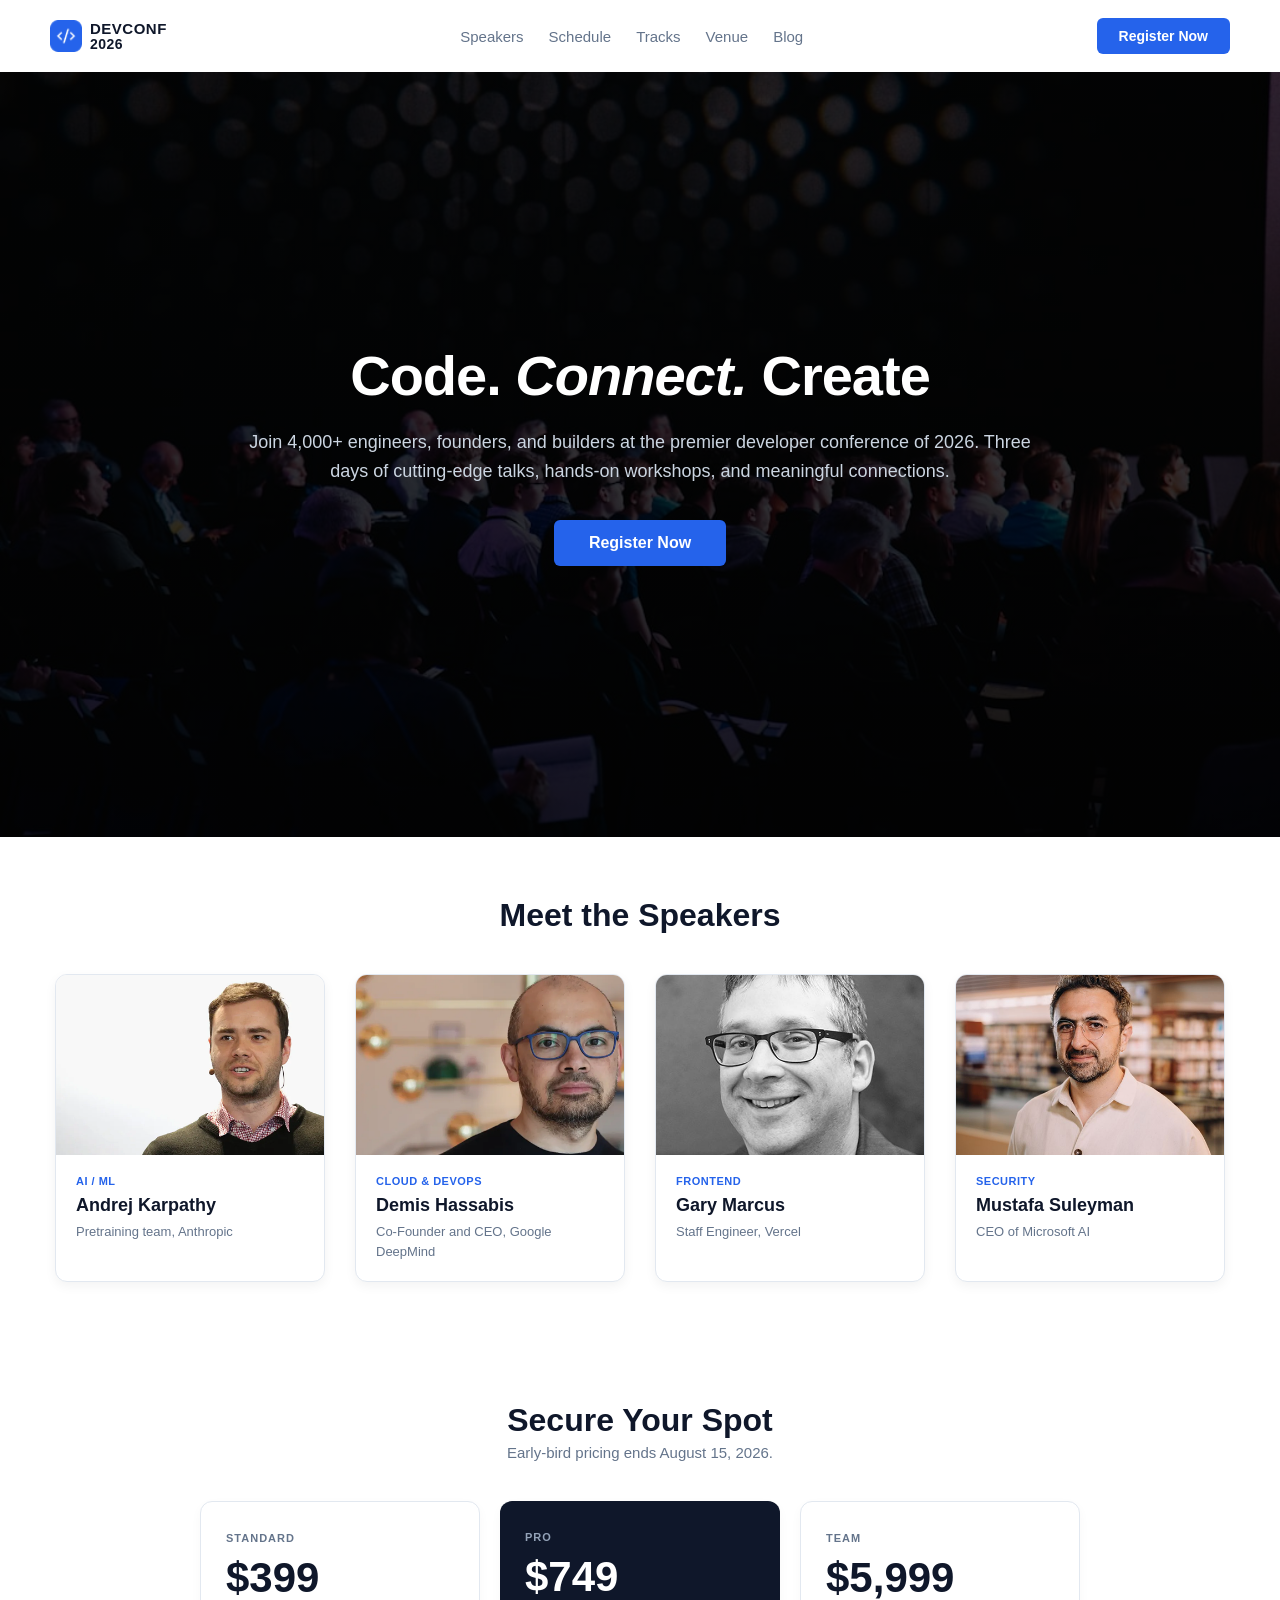
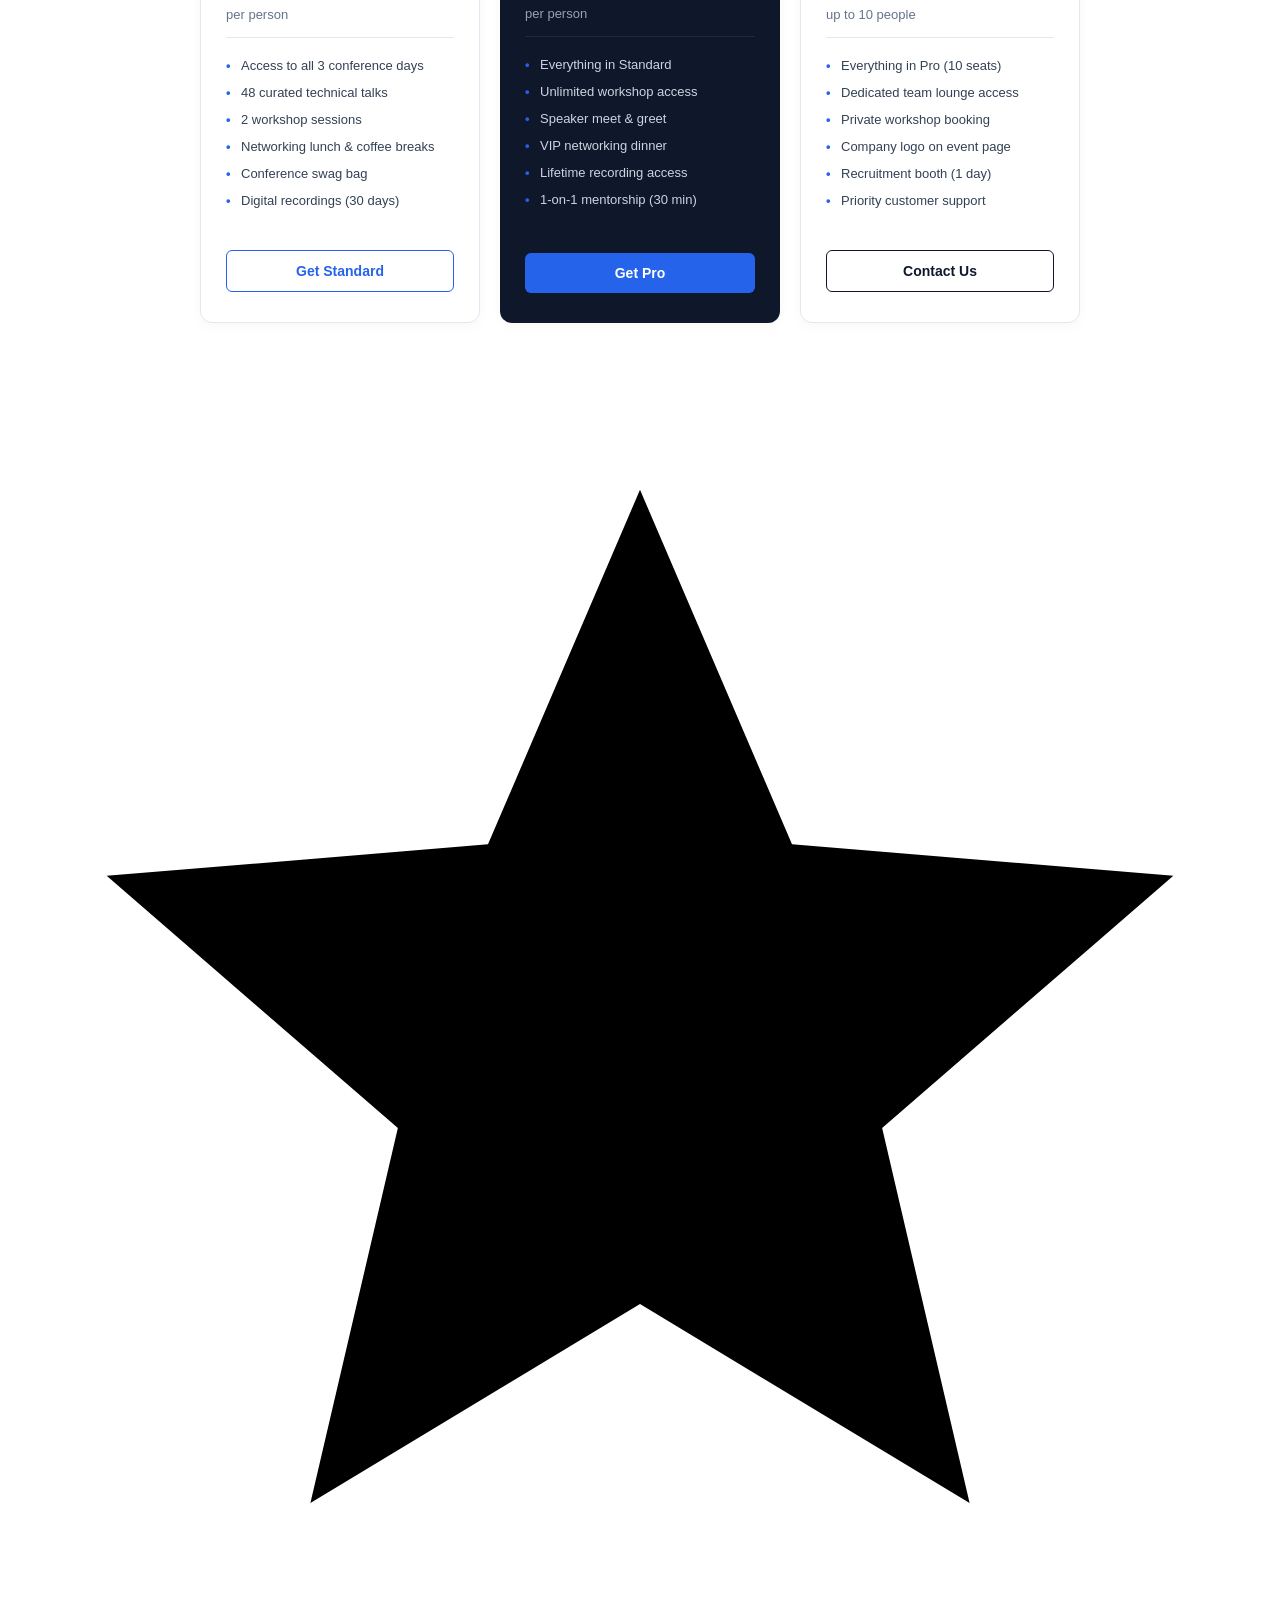
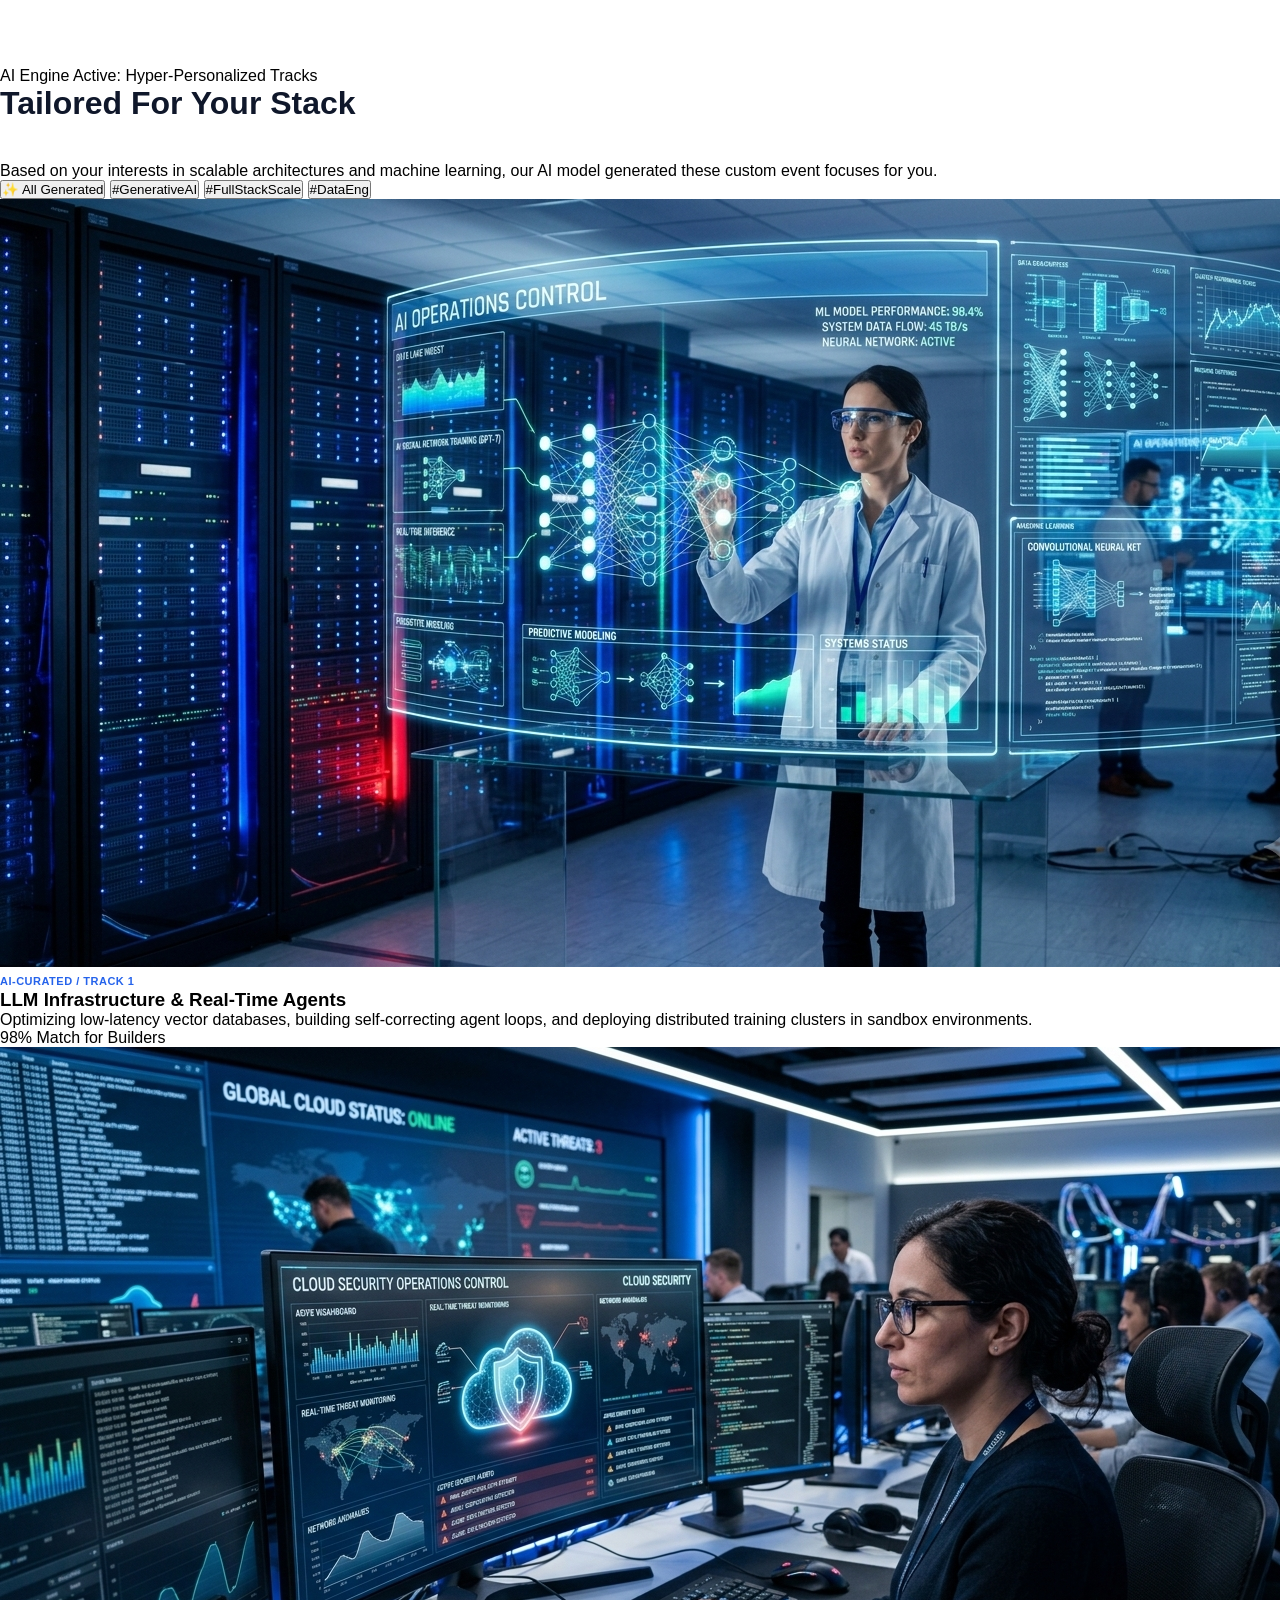
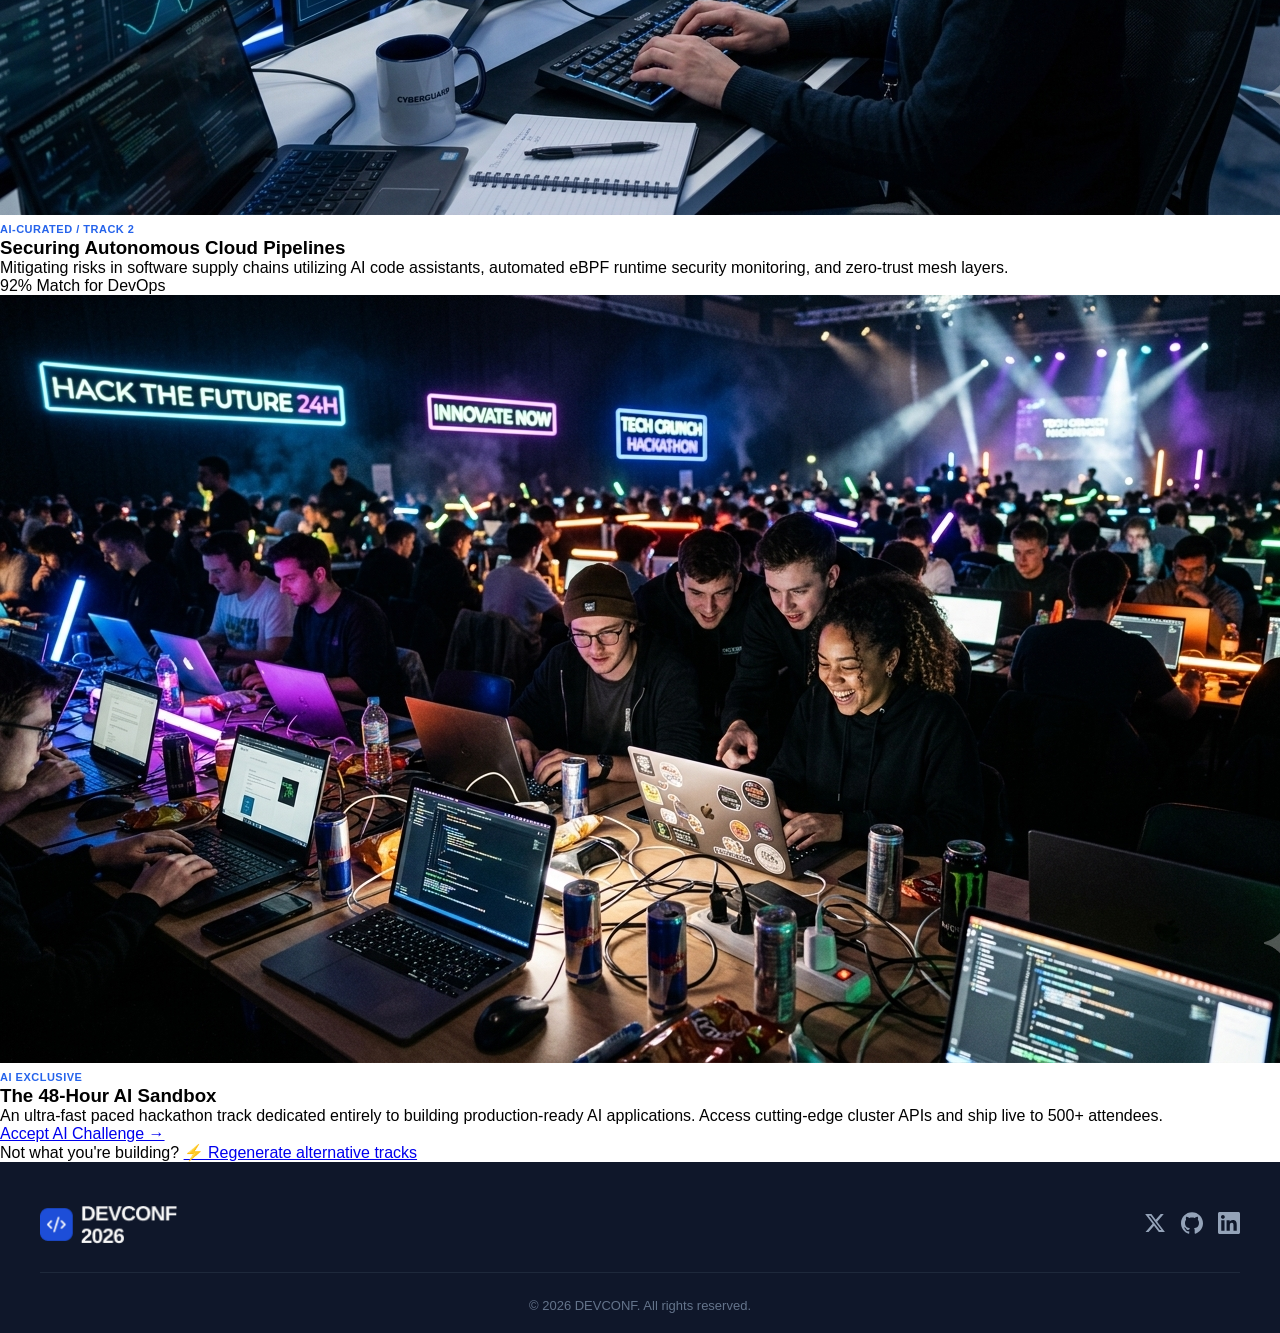
<file: index.html>
<!DOCTYPE html>
<html lang="en">
<head>
    <meta charset="UTF-8">
    <meta name="viewport" content="width=device-width, initial-scale=1.0">
    <title>DEVCONF 2026 </title>
    <link rel="stylesheet" href="style.css">
</head>
<body>
    <header class="navbar">
       
       <div class="logo">
  <img src="logo-mini.png" alt="Logo Icon" class="logo-img">
    
    <div class="logo-text">
        DEVCONF<br><span>2026</span>
    </div>
</div>
       
       
        
        <nav class="nav-links">
            <a href="#">Speakers</a>
            <a href="#">Schedule</a>
            <a href="#">Tracks</a>
            <a href="#">Venue</a>
            <a href="#">Blog</a>
        </nav>

        
        <div class="nav-btn">
            <a href="#" class="btn-register">Register Now</a>
        </div>
    </header>

    <section class="hero-section">
        <div class="hero-content">
            
            <h1>Code. <span>Connect.</span> Create</h1>
            
            
            <p>Join 4,000+ engineers, founders, and builders at the premier developer conference of 2026. Three days of cutting-edge talks, hands-on workshops, and meaningful connections.</p>
            
            
            <a href="#" class="btn-hero-register">Register Now</a>
        </div>
    </section>

    
    
    <section class="speakers-section">
        <h2 class="section-title">Meet the Speakers</h2>
        
        <div class="speakers-container">
            
           
            <div class="speaker-card">
                <img src="andrej.png" alt="Andrej Karpathy" class="speaker-img">
                <div class="speaker-info">
                    <p class="track-tag">AI / ML</p>
                    <h3>Andrej Karpathy</h3>
                    <p class="bio">Pretraining team, Anthropic</p>
                </div>
            </div>

            
            <div class="speaker-card">
                <img src="demis.png" alt="Demis Hassabis" class="speaker-img">
                <div class="speaker-info">
                    <p class="track-tag">CLOUD & DEVOPS</p>
                    <h3>Demis Hassabis</h3>
                    <p class="bio">Co-Founder and CEO, Google DeepMind</p>
                </div>
            </div>

            
            <div class="speaker-card">
                <img src="gary.png" alt="Gary Marcus" class="speaker-img">
                <div class="speaker-info">
                    <p class="track-tag">FRONTEND</p>
                    <h3>Gary Marcus</h3>
                    <p class="bio">Staff Engineer, Vercel</p>
                </div>
            </div>

         
            <div class="speaker-card">
                <img src="mustafa.png" alt="Mustafa Suleyman" class="speaker-img">
                <div class="speaker-info">
                    <p class="track-tag">SECURITY</p>
                    <h3>Mustafa Suleyman</h3>
                    <p class="bio">CEO of Microsoft AI</p>
                </div>
            </div>

        </div>
    </section>





    <section class="pricing-section">
        
        <h2>Secure Your Spot</h2>
        <p class="pricing-sub">Early-bird pricing ends August 15, 2026.</p>
        
   
        <div class="pricing-container">
            
            
            <div class="pricing-card">
                <p class="card-type">STANDARD</p>
                <h3 class="price">$399</h3>
                <p class="per-person">per person</p>
                <hr>
                <ul class="features-list">
                    <li>Access to all 3 conference days</li>
                    <li>48 curated technical talks</li>
                    <li>2 workshop sessions</li>
                    <li>Networking lunch & coffee breaks</li>
                    <li>Conference swag bag</li>
                    <li>Digital recordings (30 days)</li>
                </ul>
                <a href="#" class="btn-pricing btn-standard">Get Standard</a>
            </div>

           
            <div class="pricing-card pro-card">
                <p class="card-type">PRO</p>
                <h3 class="price">$749</h3>
                <p class="per-person">per person</p>
                <hr>
                <ul class="features-list">
                    <li>Everything in Standard</li>
                    <li>Unlimited workshop access</li>
                    <li>Speaker meet & greet</li>
                    <li>VIP networking dinner</li>
                    <li>Lifetime recording access</li>
                    <li>1-on-1 mentorship (30 min)</li>
                </ul>
                <a href="#" class="btn-pricing btn-pro">Get Pro</a>
            </div>

            
            <div class="pricing-card">
                <p class="card-type">TEAM</p>
                <h3 class="price">$5,999</h3>
                <p class="per-person">up to 10 people</p>
                <hr>
                <ul class="features-list">
                    <li>Everything in Pro (10 seats)</li>
                    <li>Dedicated team lounge access</li>
                    <li>Private workshop booking</li>
                    <li>Company logo on event page</li>
                    <li>Recruitment booth (1 day)</li>
                    <li>Priority customer support</li>
                </ul>
                <a href="#" class="btn-pricing btn-team">Contact Us</a>
            </div>

        </div>
    </section>
  
<!-- DevConf 2026: AI-Generated Dynamic Event Scheduler & Tracks -->
<section class="ai-generated-section">
    <div class="ai-card-glow-wrapper">
        <div class="ai-container">
            
            <!-- AI Generation Header Badge -->
            <div class="ai-badge-container">
                <span class="ai-badge">
                    <svg class="ai-icon" viewBox="0 0 24 24" fill="none" xmlns="http://www.w3.org/2000/svg">
                        <path d="M12 2L14.85 8.65L22 9.24L16.54 13.97L18.18 21L12 17.27L5.82 21L7.46 13.97L2 9.24L9.15 8.65L12 2Z" fill="currentColor"/>
                    </svg>
                    AI Engine Active: Hyper-Personalized Tracks
                </span>
            </div>

            <h2 class="section-title">Tailored For Your Stack</h2>
            <p class="section-subtitle">Based on your interests in scalable architectures and machine learning, our AI model generated these custom event focuses for you.</p>
            
            <!-- Interactive AI Control Chips -->
            <div class="ai-chips">
                <button class="chip active">✨ All Generated</button>
                <button class="chip">#GenerativeAI</button>
                <button class="chip">#FullStackScale</button>
                <button class="chip">#DataEng</button>
            </div>

            <div class="tracks-grid">
                <!-- AI Track 1 -->
                <div class="track-card">
                    <div class="track-image-container">
                        <!-- REPLACE PATH: Replace 'images/track-ai.jpg' with your local AI illustration/photo -->
                        <img src="track-ai.png" alt="AI Architecture Track" class="track-card-img">
                    </div>
                    <div class="track-card-content">
                        <div class="track-icon-wrapper">
                            <span class="track-tag tag-ai">AI-CURATED / TRACK 1</span>
                        </div>
                        <h3 class="track-card-title">LLM Infrastructure & Real-Time Agents</h3>
                        <p class="track-card-text">Optimizing low-latency vector databases, building self-correcting agent loops, and deploying distributed training clusters in sandbox environments.</p>
                        <div class="ai-match-rate">98% Match for Builders</div>
                    </div>
                </div>

                <!-- AI Track 2 -->
                <div class="track-card">
                    <div class="track-image-container">
                        <!-- REPLACE PATH: Replace 'images/track-devops.jpg' with your local DevOps illustration/photo -->
                        <img src="track-devops.png" alt="DevOps Track" class="track-card-img">
                    </div>
                    <div class="track-card-content">
                        <div class="track-icon-wrapper">
                            <span class="track-tag tag-cloud">AI-CURATED / TRACK 2</span>
                        </div>
                        <h3 class="track-card-title">Securing Autonomous Cloud Pipelines</h3>
                        <p class="track-card-text">Mitigating risks in software supply chains utilizing AI code assistants, automated eBPF runtime security monitoring, and zero-trust mesh layers.</p>
                        <div class="ai-match-rate">92% Match for DevOps</div>
                    </div>
                </div>

                <!-- AI Track 3: The Interactive Hackathon Pitch -->
                <div class="track-card hackathon-highlight">
                    <div class="track-image-container">
                        <!-- REPLACE PATH: Replace 'images/track-hackathon.jpg' with a dark futuristic/neon hackathon image -->
                        <img src="track-hackathon.png" alt="Hackathon Sandbox" class="track-card-img">
                    </div>
                    <div class="track-card-content">
                        <div class="track-icon-wrapper">
                            <span class="track-tag tag-hackathon">AI EXCLUSIVE</span>
                        </div>
                        <h3 class="track-card-title">The 48-Hour AI Sandbox</h3>
                        <p class="track-card-text">An ultra-fast paced hackathon track dedicated entirely to building production-ready AI applications. Access cutting-edge cluster APIs and ship live to 500+ attendees.</p>
                        <a href="#register" class="track-link">Accept AI Challenge →</a>
                    </div>
                </div>
            </div>

            <!-- Dynamic Regeneration Footer -->
            <div class="ai-footer">
                <p>Not what you're building? <a href="#" class="regen-link">⚡ Regenerate alternative tracks</a></p>
            </div>

        </div>
    </div>
</section>

   
    
    <footer class="footer-section">
        
        <div class="footer-top">
           
            <div class="footer-logo">
                <img src="footer-logo.png" alt="DEVCONF Logo" class="footer-logo-img">
            </div>
            
            
            
            <div class="footer-socials">
                
                <a href="#" aria-label="Twitter">
                    <svg viewBox="0 0 24 24" class="social-icon"><path fill="currentColor" d="M18.244 2.25h3.308l-7.227 8.26 8.502 11.24H16.17l-5.214-6.817L4.99 21.75H1.68l7.73-8.835L1.254 2.25H8.08l4.713 6.231zm-1.161 17.52h1.833L7.084 4.126H5.117z"/></svg>
                </a>
                
               
                <a href="#" aria-label="GitHub">
                    <svg viewBox="0 0 24 24" class="social-icon"><path fill="currentColor" d="M12 .297c-6.63 0-12 5.373-12 12 0 5.303 3.438 9.8 8.205 11.385.6.113.82-.258.82-.577 0-.285-.01-1.04-.015-2.04-3.338.724-4.042-1.61-4.042-1.61C4.422 18.07 3.633 17.7 3.633 17.7c-1.087-.744.084-.729.084-.729 1.205.084 1.838 1.236 1.838 1.236 1.07 1.835 2.809 1.305 3.495.998.108-.776.417-1.305.76-1.605-2.665-.3-5.466-1.332-5.466-5.93 0-1.31.465-2.38 1.235-3.22-.135-.303-.54-1.523.105-3.176 0 0 1.005-.322 3.3 1.23.96-.267 1.98-.399 3-.405 1.02.006 2.04.138 3 .405 2.28-1.552 3.285-1.23 3.285-1.23.645 1.653.24 2.873.12 3.176.765.84 1.23 1.91 1.23 3.22 0 4.61-2.805 5.625-5.475 5.92.42.36.81 1.096.81 2.22 0 1.606-.015 2.896-.015 3.286 0 .315.21.69.825.57C20.565 22.092 24 17.592 24 12.297c0-6.627-5.373-12-12-12"/></svg>
                </a>
                
               
                <a href="#" aria-label="LinkedIn">
                    <svg viewBox="0 0 24 24" class="social-icon"><path fill="currentColor" d="M20.447 20.452h-3.554v-5.569c0-1.328-.027-3.037-1.852-3.037-1.853 0-2.136 1.445-2.136 2.939v5.667H9.351V9h3.414v1.561h.046c.477-.9 1.637-1.85 3.37-1.85 3.601 0 4.267 2.37 4.267 5.455v6.286zM5.337 7.433c-1.144 0-2.063-.926-2.063-2.065 0-1.138.92-2.063 2.063-2.063 1.14 0 2.064.925 2.064 2.063 0 1.139-.925 2.065-2.064 2.065zm1.782 13.019H3.555V9h3.564v11.452zM22.225 0H1.771C.792 0 0 .774 0 1.729v20.542C0 23.227.792 24 1.771 24h20.451C23.2 24 24 23.227 24 22.271V1.729C24 .774 23.2 0 22.222 0z"/></svg>
                </a>
            </div>
        </div>

        <hr class="footer-divider">

        <div class="footer-bottom">
            <p>&copy; 2026 DEVCONF. All rights reserved.</p>
           
        </div>

    </footer>
   
    


</body>
</html>
</file>
<file: style.css>
* {
    margin: 0;
    padding: 0;
    box-sizing: border-box;
    font-family: 'Segoe UI',Geneva ,Tahoma , Verdana, sans-serif;
}
.navbar {
display: flex;
justify-content: space-between;
background-color: #ffffff;
box-shadow: 0 2px 5px;
padding: 20px 50px;
align-items: center;
}
.logo {
    display: flex;
    align-items: center;
    gap: 8px; 
}
.logo-img {
    width: 32px;  
    height: 32px; 
    object-fit: contain;
}
.logo-text {
    font-size: 15px;
    font-weight: 600; 
    color: #0f172a;   
    line-height: 1.0; 
    letter-spacing: 0.5px;
}
.logo-text span {
    font-size: 14px;
    font-weight: 600;
    color: #0f172a; 
}

.nav-links {
    display: flex;
    gap: 25px; 
}

.nav-links a {
    text-decoration: none;
    font-size: 15px;
    transition: color 0.3s; 
    color: #64748b;
    font-weight: 500;
    
}
.nav-links a:hover {
    color: #2563eb;
}
.btn-register {
    text-decoration: none;
    background-color: #2563eb; 
    color: white;
    padding: 10px 22px;
    border-radius: 6px;
    font-size: 14px;
    font-weight: 600;
    transition: background-color 0.3s;
}

.btn-register:hover {
    background-color: #1d4ed8; 
}
 

.hero-section {
    
    background: linear-gradient(rgba(0, 0, 0, 0.75), rgba(0, 0, 0, 0.85)), 
                url('banner.jpg') no-repeat center center/cover;
    
    height: 85vh;               
    display: flex;
    justify-content: center;   
    align-items: center;        
    text-align: center;         
    padding: 0 20px;
}

.hero-content {
    max-width: 800px;           
}


.hero-content h1 {
    font-size: 56px;            
    font-weight: 800;
    color: #ffffff ;   
    margin-bottom: 20px;
    letter-spacing: -1px;
}


.hero-content h1 span {
    font-style: italic;
    font-weight: 800;           
    color: #ffffff;
}


.hero-content p {
    font-size: 18px;
    color: #cbd5e1;   
    line-height: 1.6;           
    margin-bottom: 35px;
    font-weight: 400;
}


.btn-hero-register {
    text-decoration: none;
    background-color: #2563eb ;   
    color: #ffffff;               
    padding: 14px 35px;         
    border-radius: 6px;
    font-size: 16px;
    font-weight: 600;
    display: inline-block;      
    transition: background-color 0.3s;
}

.btn-hero-register:hover {
    background-color: #1d4ed8;
}


.speakers-section {
    background-color: #ffffff; 
    padding: 60px 20px;
    text-align: center;
}

.section-title {
    font-size: 32px;
    font-weight: 700;
    color: #0f172a;
    margin-bottom: 40px;
}


.speakers-container {
    display: flex;
    justify-content: center;
    gap: 30px;
    flex-wrap: wrap;
    max-width: 1200px;
    margin: 0 auto;
}

.speaker-card {
    background-color: #ffffff;
    border: 1px solid #e2e8f0;
    border-radius: 12px;
    width: 270px;
    box-shadow: 0 4px 12px rgba(0, 0, 0, 0.05);
    text-align: left;
    overflow: hidden; 
}


.speaker-img {
    width: 100%;
    height: 180px;
    object-fit: cover;
    display: block; 
}

.speaker-card h3 {
    font-size: 18px;
    color: #0f172a;
    font-weight: 700;
    margin-bottom: 6px;
}


.bio {
    font-size: 13px;
    color: #64748b;
    line-height: 1.5;
}


.speaker-info {
    padding: 20px;
}


.track-tag {
    font-size: 11px;
    color: #2563eb;
    font-weight: 700;
    text-transform: uppercase;
    margin-bottom: 8px;
    letter-spacing: 0.5px;
}



.pricing-section {
    background-color: #ffffff;
    padding: 60px 20px;
    text-align: center;
}

.pricing-section h2 {
    font-size: 32px;
    font-weight: 700;
    color: #0f172a;
    margin-bottom: 5px;
}

.pricing-sub {
    color: #64748b;
    font-size: 15px;
    margin-bottom: 40px;
}


.pricing-container {
    display: flex;
    justify-content: center;
    gap: 20px;
    flex-wrap: wrap;
    max-width: 1200px;
    margin: 0 auto;
}


.pricing-card {
    background-color: #ffffff;
    border: 1px solid #e2e8f0;
    border-radius: 12px;
    padding: 30px 25px;
    width: 280px;
    text-align: left;
    box-shadow: 0 4px 12px rgba(0, 0, 0, 0.03);
    display: flex;
    flex-direction: column; 
}

.pro-card {
    background-color: #0f172a; 
    color: #ffffff;            
    border: none;
}

.card-type {
    font-size: 11px;
    font-weight: 700;
    color: #64748b;
    letter-spacing: 1px;
    margin-bottom: 10px;
}
.pro-card .card-type {
    color: #94a3b8; 
}

.price {
    font-size: 42px;
    font-weight: 800;
    color: #0f172a;
    margin: 0;
}
.pro-card .price {
    color: #ffffff;
}

.per-person {
    font-size: 13px;
    color: #64748b;
    margin-top: 5px;
    margin-bottom: 15px;
}
.pro-card .per-person {
    color: #94a3b8;
}

hr {
    border: none;
    border-top: 1px solid #e2e8f0;
    margin-bottom: 20px;
}
.pro-card hr {
    border-top: 1px solid #1e293b;
}

.features-list {
    list-style: none; 
    padding: 0;
    margin: 0 0 30px 0;
}

.features-list li {
    font-size: 13px;
    margin-bottom: 12px;
    color: #334155;
    position: relative;
    padding-left: 15px;
}
.pro-card .features-list li {
    color: #cbd5e1;
}

.features-list li::before {
    content: "•";
    color: #2563eb; 
    font-weight: bold;
    position: absolute;
    left: 0;
}

.btn-pricing {
    text-decoration: none;
    text-align: center;
    padding: 12px;
    border-radius: 6px;
    font-size: 14px;
    font-weight: 600;
    margin-top: auto; 
}


.btn-standard {
    border: 1px solid #2563eb;
    color: #2563eb;
}


.btn-pro {
    background-color: #2563eb;
    color: #ffffff;
}


.btn-team {
    border: 1px solid #0f172a;
    color: #0f172a;
}

.footer-section {
    background-color: #0f172a; 
    padding: 40px 20px 20px 20px;
}


.footer-top {
    display: flex;
    justify-content: space-between; 
    align-items: center;            
    max-width: 1200px;
    margin: 0 auto;
    flex-wrap: wrap;                
    gap: 20px;
}


.footer-logo-img {
    height: 45px; 
    display: block;
}


    text-decoration: none;
    color: #94a3b8; 
    font-size: 14px;
    font-weight: 500;
    margin-left: 20px; 
    transition: color 0.2s;
}

.footer-socials a:hover {
    color: #ffffff;
}


.footer-divider {
    border: none;
    border-top: 1px solid #1e293b;
    margin: 25px auto;
    max-width: 1200px;
}


.footer-bottom {
    text-align: center; 
}

.footer-bottom p {
    font-size: 13px;
    color: #64748b;
    margin: 0;
}

.footer-socials {
    display: flex;
    gap: 15px; 


.social-icon {
    width: 22px;        
    height: 22px;
    color: #94a3b8;    
    transition: color 0.2s, transform 0.2s;
}


.social-icon:hover {
    color: #ffffff;     
    transform: scale(1.1); 
}
.devconf-tracks-section {
    font-family: -apple-system, BlinkMacSystemFont, "Segoe UI", Roboto, Helvetica, Arial, sans-serif;
    padding: 80px 20px;
    background-color: #ffffff;
    color: #111827;
    display: flex;
    justify-content: center;
}

.tracks-container {
    max-width: 1140px;
    width: 100%;
    text-align: center;
}

/* Base Structure integrated cleanly into DevConf layout */
.ai-generated-section {
    font-family: -apple-system, BlinkMacSystemFont, "Segoe UI", Roboto, Helvetica, Arial, sans-serif;
    padding: 60px 20px;
    background-color: #ffffff;
    display: flex;
    justify-content: center;
}

/* Sophisticated dashed purple container paying homage to the original prompt placeholder */
.ai-card-glow-wrapper {
    max-width: 1140px;
    width: 100%;
    padding: 40px;
    background: #ffffff;
    border-radius: 24px;
    border: 2px dashed #7c3aed; 
    box-shadow: 0 20px 40px rgba(124, 58, 237, 0.04);
    position: relative;
}

.ai-container {
    text-align: center;
}

/* AI Engine Status Badge Styling */
.ai-badge-container {
    display: flex;
    justify-content: center;
    margin-bottom: 20px;
}

.ai-badge {
    background: rgba(124, 58, 237, 0.08);
    color: #7c3aed;
    font-size: 12px;
    font-weight: 600;
    padding: 6px 14px;
    border-radius: 100px;
    display: inline-flex;
    align-items: center;
    gap: 6px;
    letter-spacing: 0.02em;
}

.ai-icon {
    width: 14px;
    height: 14px;
    animation: pulse 2s infinite ease-in-out;
}

/* Headings keeping cohesion with original text styles */
.section-title {
    font-size: 36px;
    font-weight: 700;
    margin-bottom: 12px;
    letter-spacing: -0.02em;
    color: #0f172a;
}

.section-subtitle {
    font-size: 16px;
    color: #4b5563;
    margin-bottom: 32px;
    max-width: 680px;
    margin-left: auto;
    margin-right: auto;
    line-height: 1.5;
}

/* Interactive Prompt Chips Filter UI */
.ai-chips {
    display: flex;
    justify-content: center;
    gap: 10px;
    margin-bottom: 40px;
    flex-wrap: wrap;
}

.chip {
    background: #f8fafc;
    border: 1px solid #e2e8f0;
    padding: 8px 16px;
    border-radius: 100px;
    font-size: 13px;
    font-weight: 500;
    color: #64748b;
    cursor: pointer;
    transition: all 0.2s ease;
}

.chip.active, .chip:hover {
    background: #0f172a;
    color: #ffffff;
    border-color: #0f172a;
}

/* Grid matching standard layout */
.tracks-grid {
    display: grid;
    grid-template-columns: repeat(auto-fit, minmax(310px, 1fr));
    gap: 24px;
}

/* Standardized cards with top images matching speaker card aesthetics */
.track-card {
    background: #ffffff;
    border: 1px solid #e2e8f0;
    border-radius: 16px;
    overflow: hidden;
    text-align: left;
    display: flex;
    flex-direction: column;
    transition: transform 0.2s ease, box-shadow 0.2s ease;
}

.track-card:hover {
    transform: translateY(-4px);
    box-shadow: 0 12px 24px rgba(0, 0, 0, 0.05);
}

.track-image-container {
    width: 100%;
    height: 180px;
    background-color: #f1f5f9;
    overflow: hidden;
}

.track-card-img {
    width: 100%;
    height: 100%;
    object-fit: cover;
    transition: transform 0.3s ease;
}

.track-card:hover .track-card-img {
    transform: scale(1.03);
}

.track-card-content {
    padding: 24px;
    display: flex;
    flex-direction: column;
    flex-grow: 1;
}

.track-card-title {
    font-size: 19px;
    font-weight: 600;
    margin: 12px 0 8px 0;
    color: #0f172a;
}

.track-card-text {
    font-size: 14px;
    line-height: 1.6;
    color: #4b5563;
    margin-bottom: 20px;
    flex-grow: 1;
}

/* AI Metadata Elements */
.track-tag {
    font-size: 10px;
    font-weight: 700;
    letter-spacing: 0.05em;
}

.tag-ai { color: #2563eb; }
.tag-cloud { color: #0284c7; }
.tag-hackathon { color: #a78bfa; }

.ai-match-rate {
    font-size: 12px;
    color: #10b981;
    font-weight: 600;
    display: inline-flex;
    align-items: center;
    gap: 6px;
    margin-top: auto;
}

.ai-match-rate::before {
    content: "●";
    font-size: 8px;
}

/* Dark variant styling for primary CTA track (matches Pro Ticket scheme) */
.track-card.hackathon-highlight {
    background-color: #0f172a; 
    border-color: #1e293b;
}

.hackathon-highlight .track-card-title { color: #ffffff; }
.hackathon-highlight .track-card-text { color: #94a3b8; }

.track-link {
    color: #3b82f6;
    font-size: 14px;
    font-weight: 600;
    text-decoration: none;
    margin-top: auto;
    display: inline-block;
}

.track-link:hover {
    color: #60a5fa;
}

/* AI Regeneration Action Area */
.ai-footer {
    margin-top: 40px;
    font-size: 14px;
    color: #64748b;
}

.regen-link {
    color: #7c3aed;
    text-decoration: none;
    font-weight: 600;
}

.regen-link:hover {
    text-decoration: underline;
}

/* Keyframe Animations */
@keyframes pulse {
    0%, 100% { opacity: 1; transform: scale(1); }
    50% { opacity: 0.6; transform: scale(0.92); }
}

@media (max-width: 768px) {
    .ai-card-glow-wrapper { padding: 24px 16px; }
    .section-title { font-size: 26px; }
}
</file>
